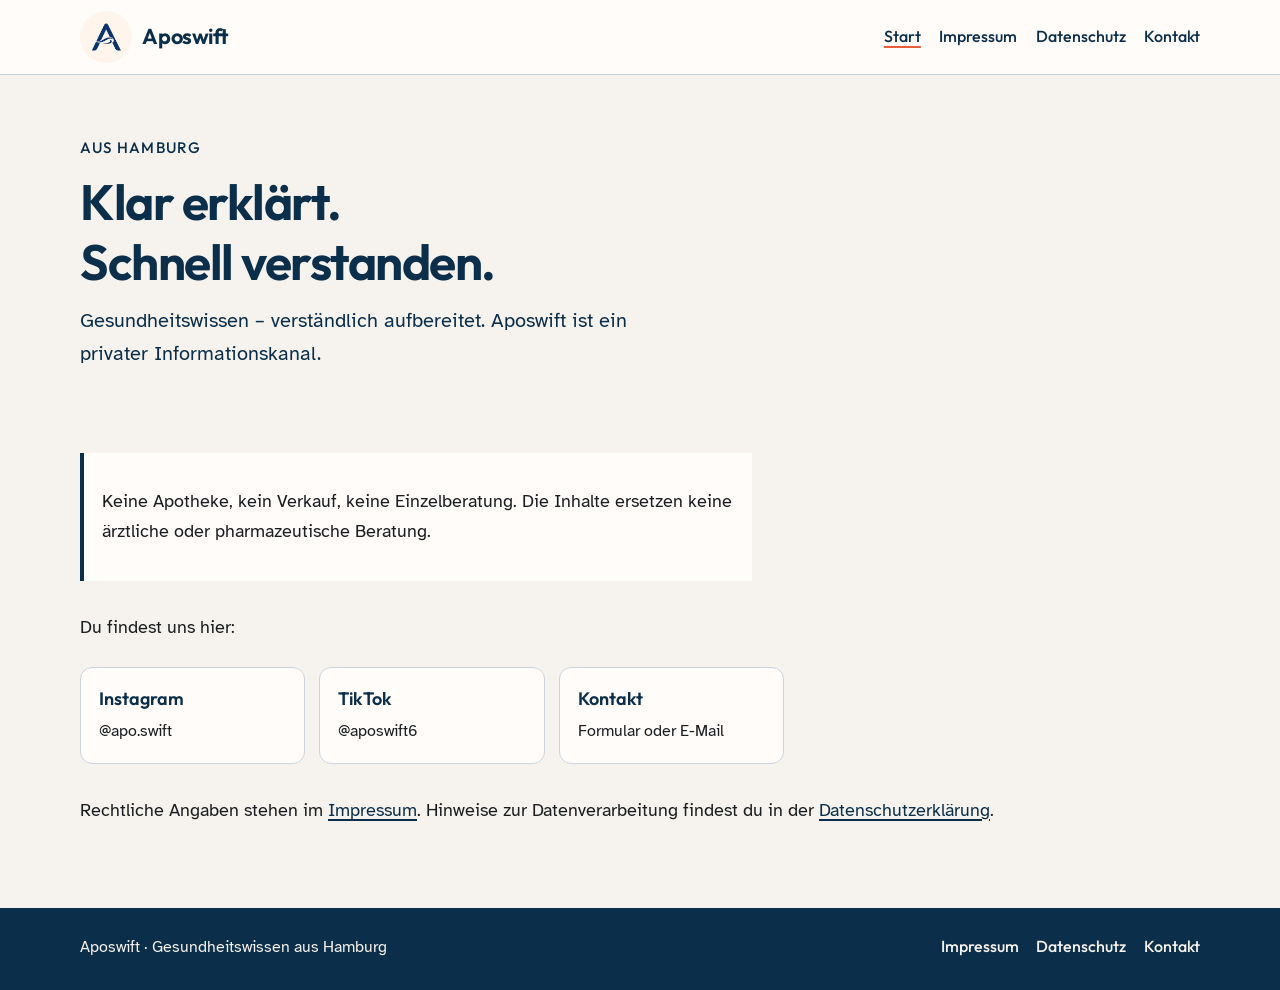
<file: index.html>
<!DOCTYPE html>
<html lang="de">
<head>
  <meta charset="utf-8">
  <meta name="viewport" content="width=device-width, initial-scale=1">
  <title>Aposwift – Gesundheitswissen aus Hamburg</title>
  <meta name="description" content="Gesundheitswissen aus Hamburg, verständlich erklärt. Keine Apotheke, kein Verkauf, keine Einzelberatung.">
  <meta name="theme-color" content="#0B2E4A">
  <meta name="referrer" content="strict-origin-when-cross-origin">
  <link rel="canonical" href="https://aposwift.de/">
  <link rel="icon" href="favicon.ico" sizes="32x32">
  <link rel="icon" type="image/png" href="img/favicon-32.png" sizes="32x32">
  <link rel="apple-touch-icon" href="img/apple-touch-icon.png">
  <meta property="og:title" content="Aposwift – Gesundheitswissen aus Hamburg">
  <meta property="og:description" content="Gesundheitswissen aus Hamburg, verständlich erklärt. Keine Apotheke, kein Verkauf, keine Einzelberatung.">
  <meta property="og:type" content="website">
  <meta property="og:url" content="https://aposwift.de/">
  <meta property="og:locale" content="de_DE">
  <meta property="og:image" content="https://aposwift.de/img/logo-512.png">
  <link rel="stylesheet" href="css/style.css">
  <link rel="preload" href="fonts/outfit.woff2" as="font" type="font/woff2" crossorigin>
  <link rel="preload" href="fonts/atkinson-regular.woff2" as="font" type="font/woff2" crossorigin>
</head>
<body>
  <a class="skip-link" href="#inhalt">Zum Inhalt springen</a>
  <header class="site-header">
    <div class="header-inner">
      <a class="brand" href="">
        <img src="img/logo-192.png" width="52" height="52" alt="">
        <span class="brand-name">Aposwift</span>
      </a>
      <nav aria-label="Hauptnavigation">
        <ul>
          <li><a href="" aria-current="page">Start</a></li>
          <li><a href="impressum/">Impressum</a></li>
          <li><a href="datenschutz/">Datenschutz</a></li>
          <li><a href="kontakt/">Kontakt</a></li>
        </ul>
      </nav>
    </div>
  </header>
  <main id="inhalt">
    <div class="wrap">
      
      
      
<section class="hero">
  <p class="kicker">Aus Hamburg</p>
  <h1>Klar erklärt.<br>Schnell verstanden.</h1>
  <p class="lead">Gesundheitswissen – verständlich aufbereitet. Aposwift ist ein privater Informationskanal.</p>
</section>
<div class="disclaimer">
  <p>Keine Apotheke, kein Verkauf, keine Einzelberatung. Die Inhalte ersetzen keine ärztliche oder pharmazeutische Beratung.</p>
</div>
<p>Du findest uns hier:</p>
<ul class="channels">
  <li>
    <a href="https://www.instagram.com/apo.swift/" rel="noopener noreferrer">
      <strong>Instagram</strong>
      <span>@apo.swift</span>
    </a>
  </li>
  <li>
    <a href="https://www.tiktok.com/@aposwift6" rel="noopener noreferrer">
      <strong>TikTok</strong>
      <span>@aposwift6</span>
    </a>
  </li>
  <li>
    <a href="kontakt/">
      <strong>Kontakt</strong>
      <span>Formular oder E-Mail</span>
    </a>
  </li>
</ul>
<p style="margin-top:2rem">Rechtliche Angaben stehen im <a href="impressum/">Impressum</a>. Hinweise zur Datenverarbeitung findest du in der <a href="datenschutz/">Datenschutzerklärung</a>.</p>

    </div>
  </main>
  <footer class="site-footer">
    <div class="footer-inner">
      <p class="footer-meta">Aposwift · Gesundheitswissen aus Hamburg</p>
      <nav class="footer-nav" aria-label="Rechtliches">
        <a href="impressum/">Impressum</a>
        <a href="datenschutz/">Datenschutz</a>
        <a href="kontakt/">Kontakt</a>
      </nav>
    </div>
  </footer>
</body>
</html>
</file>
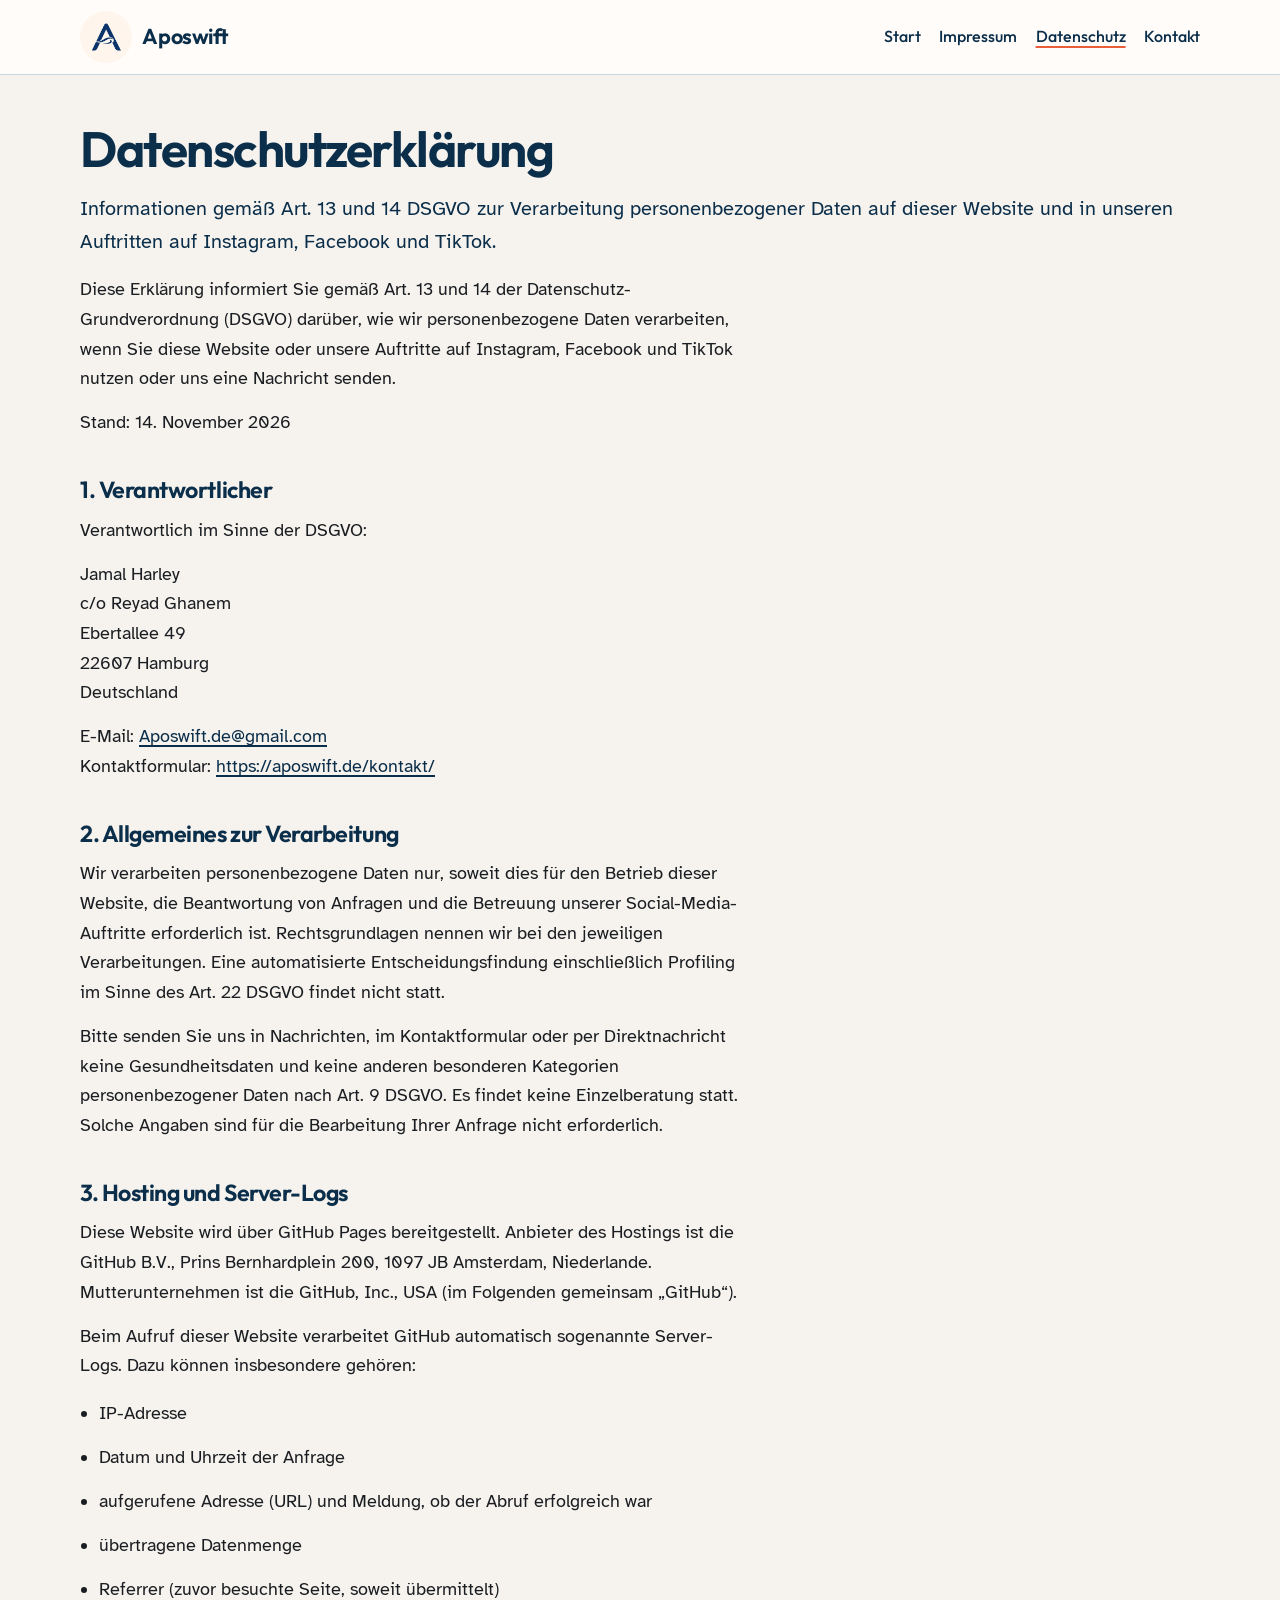
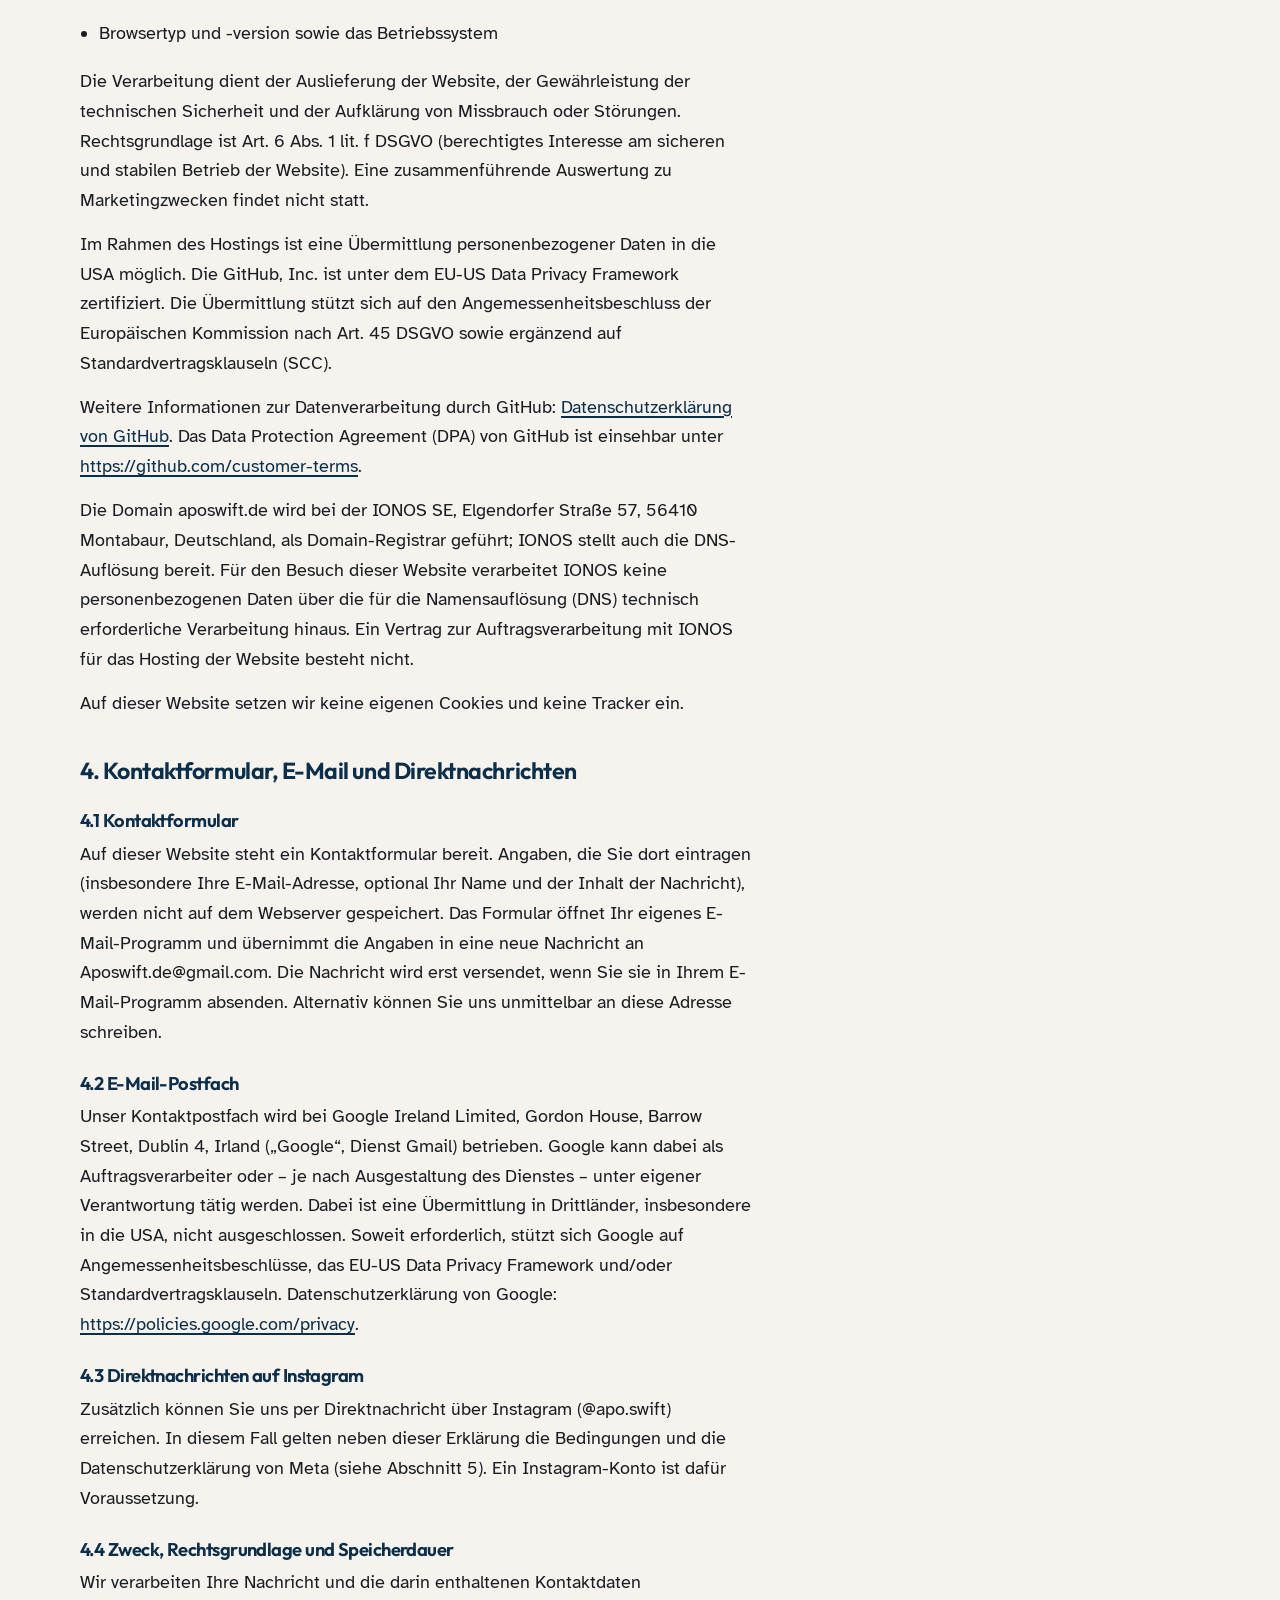
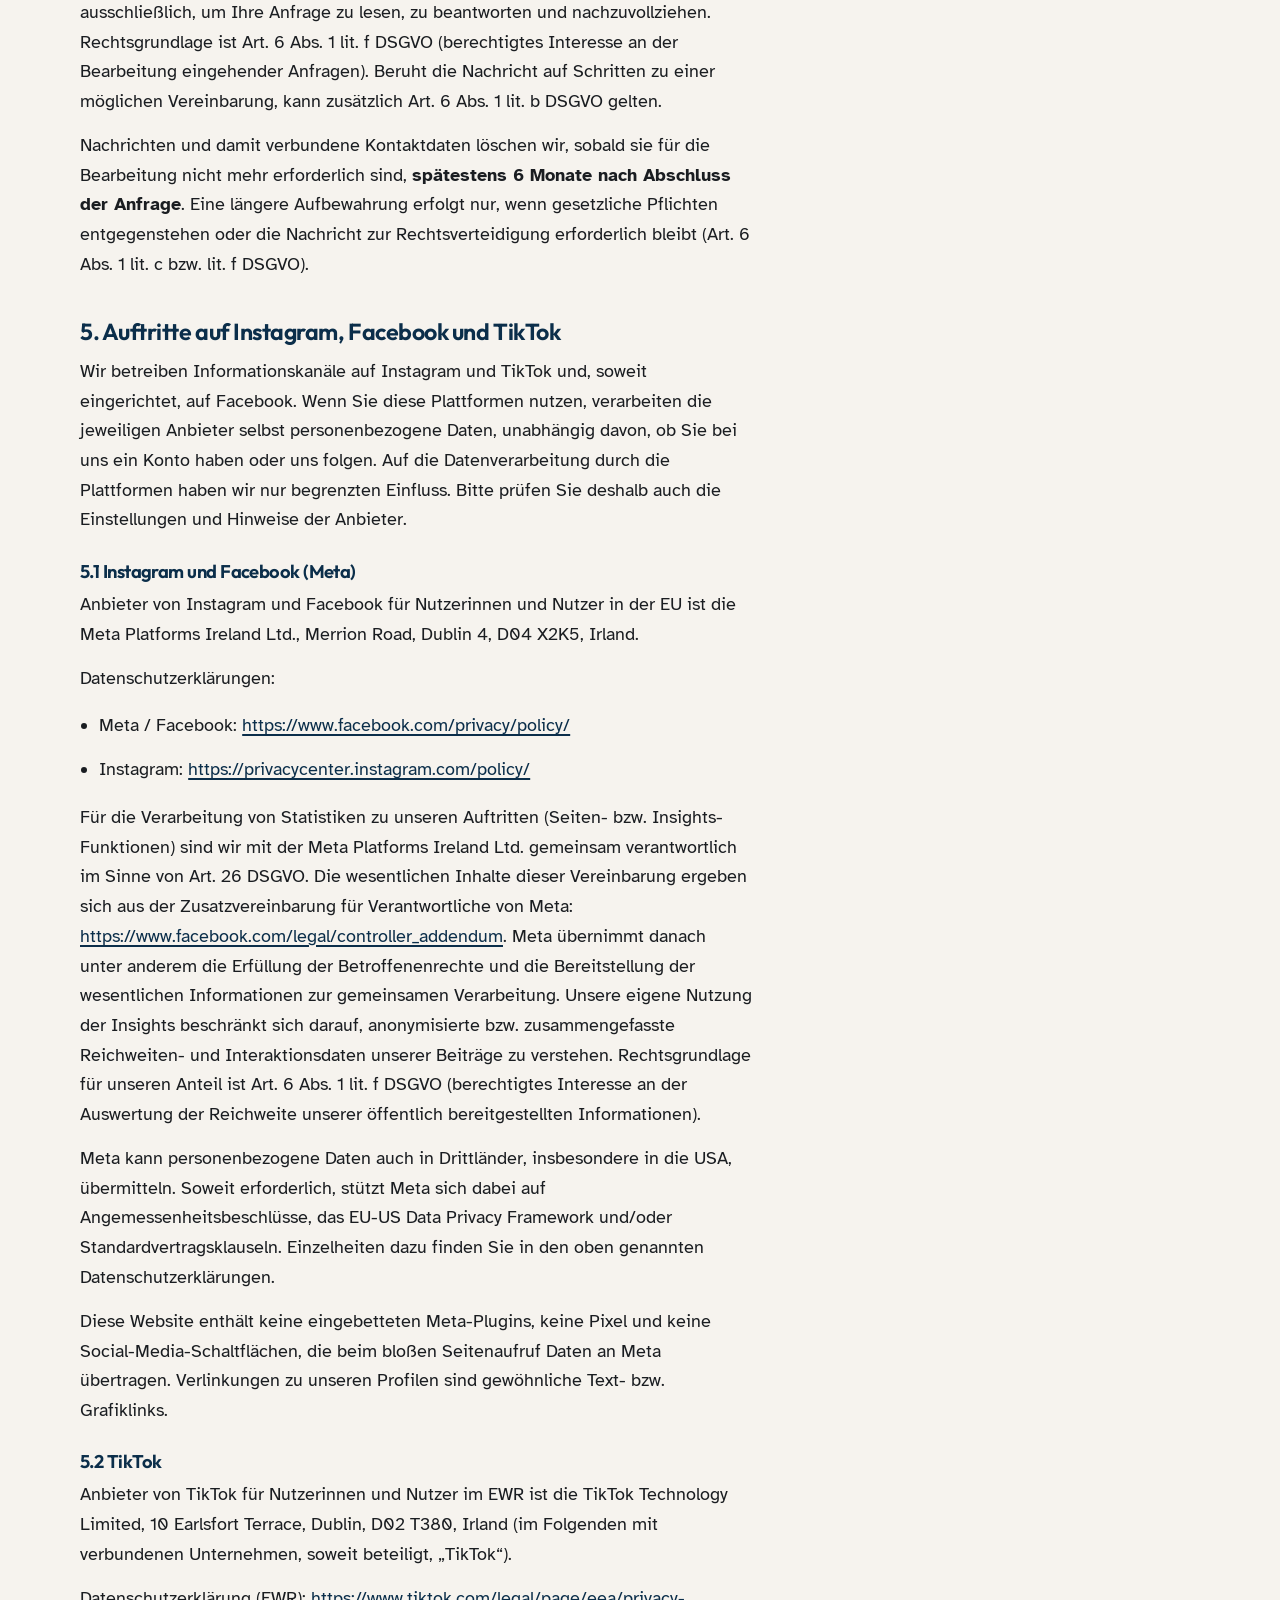
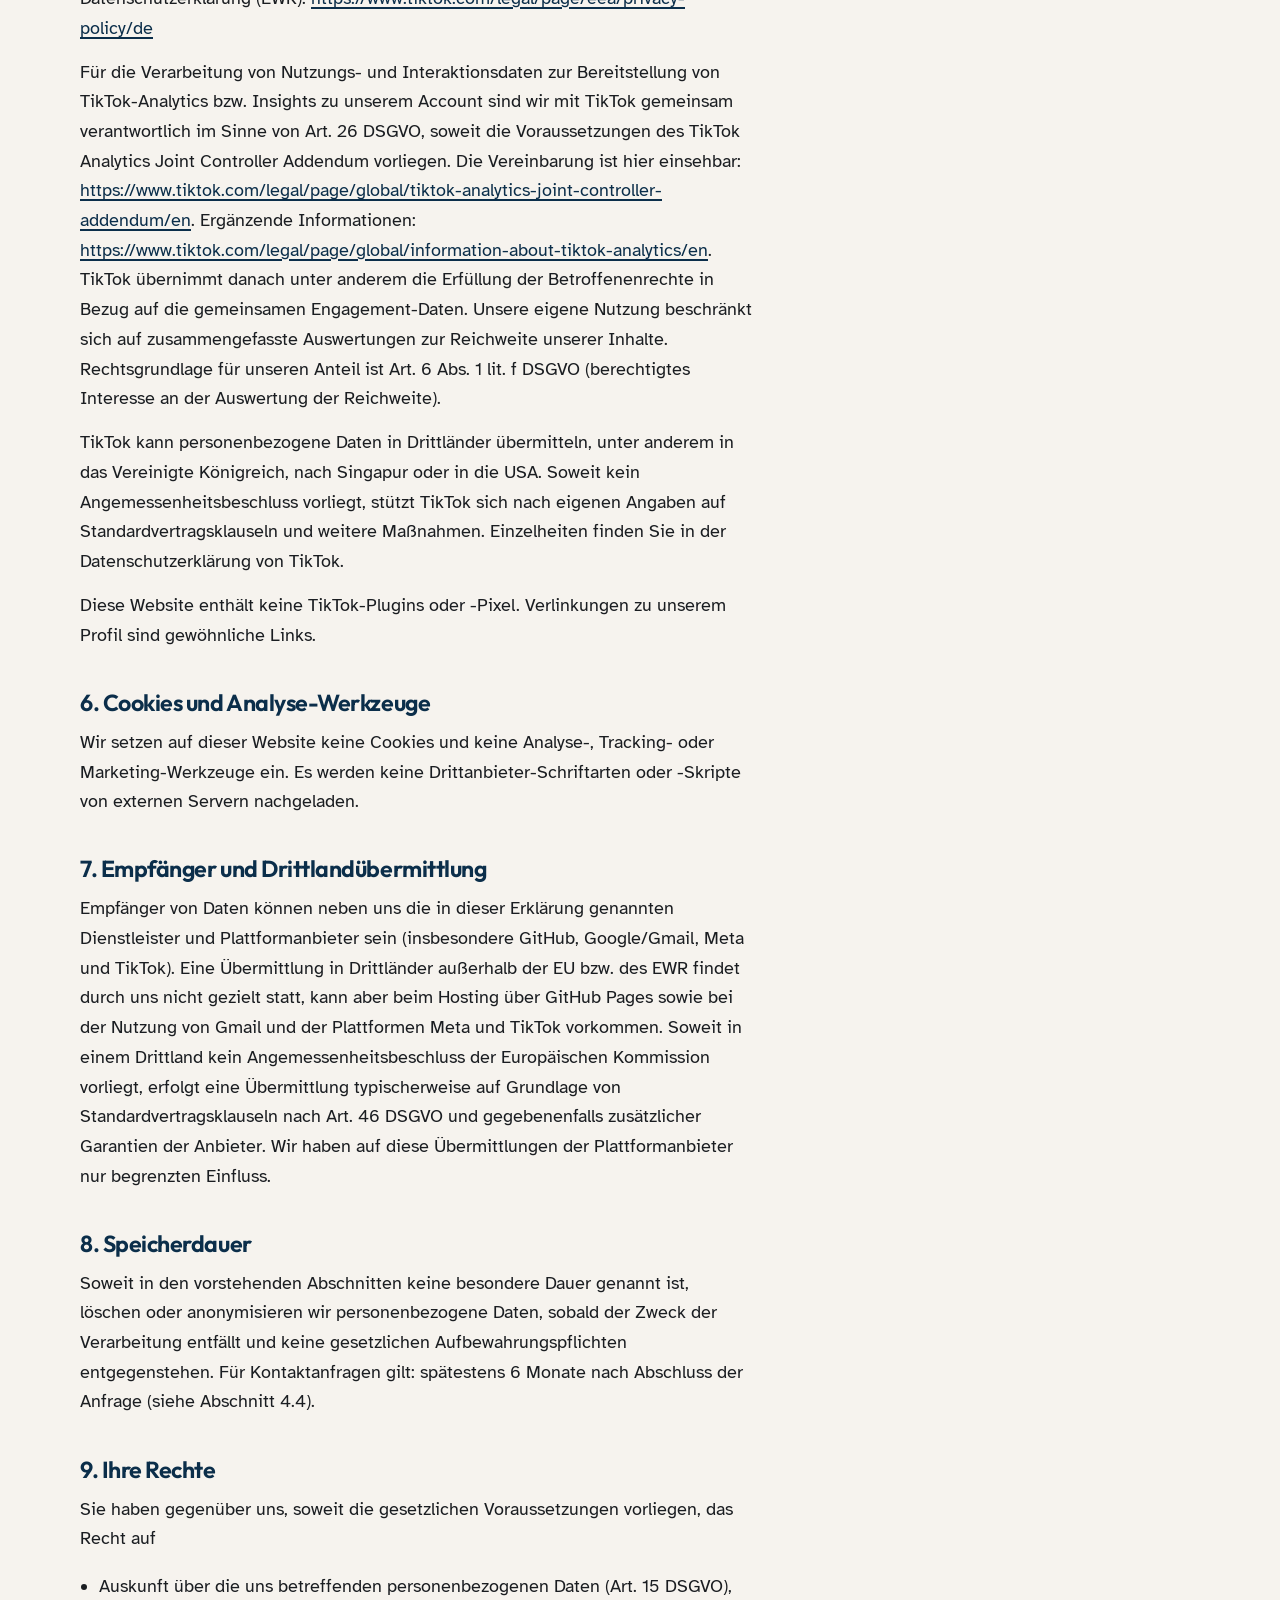
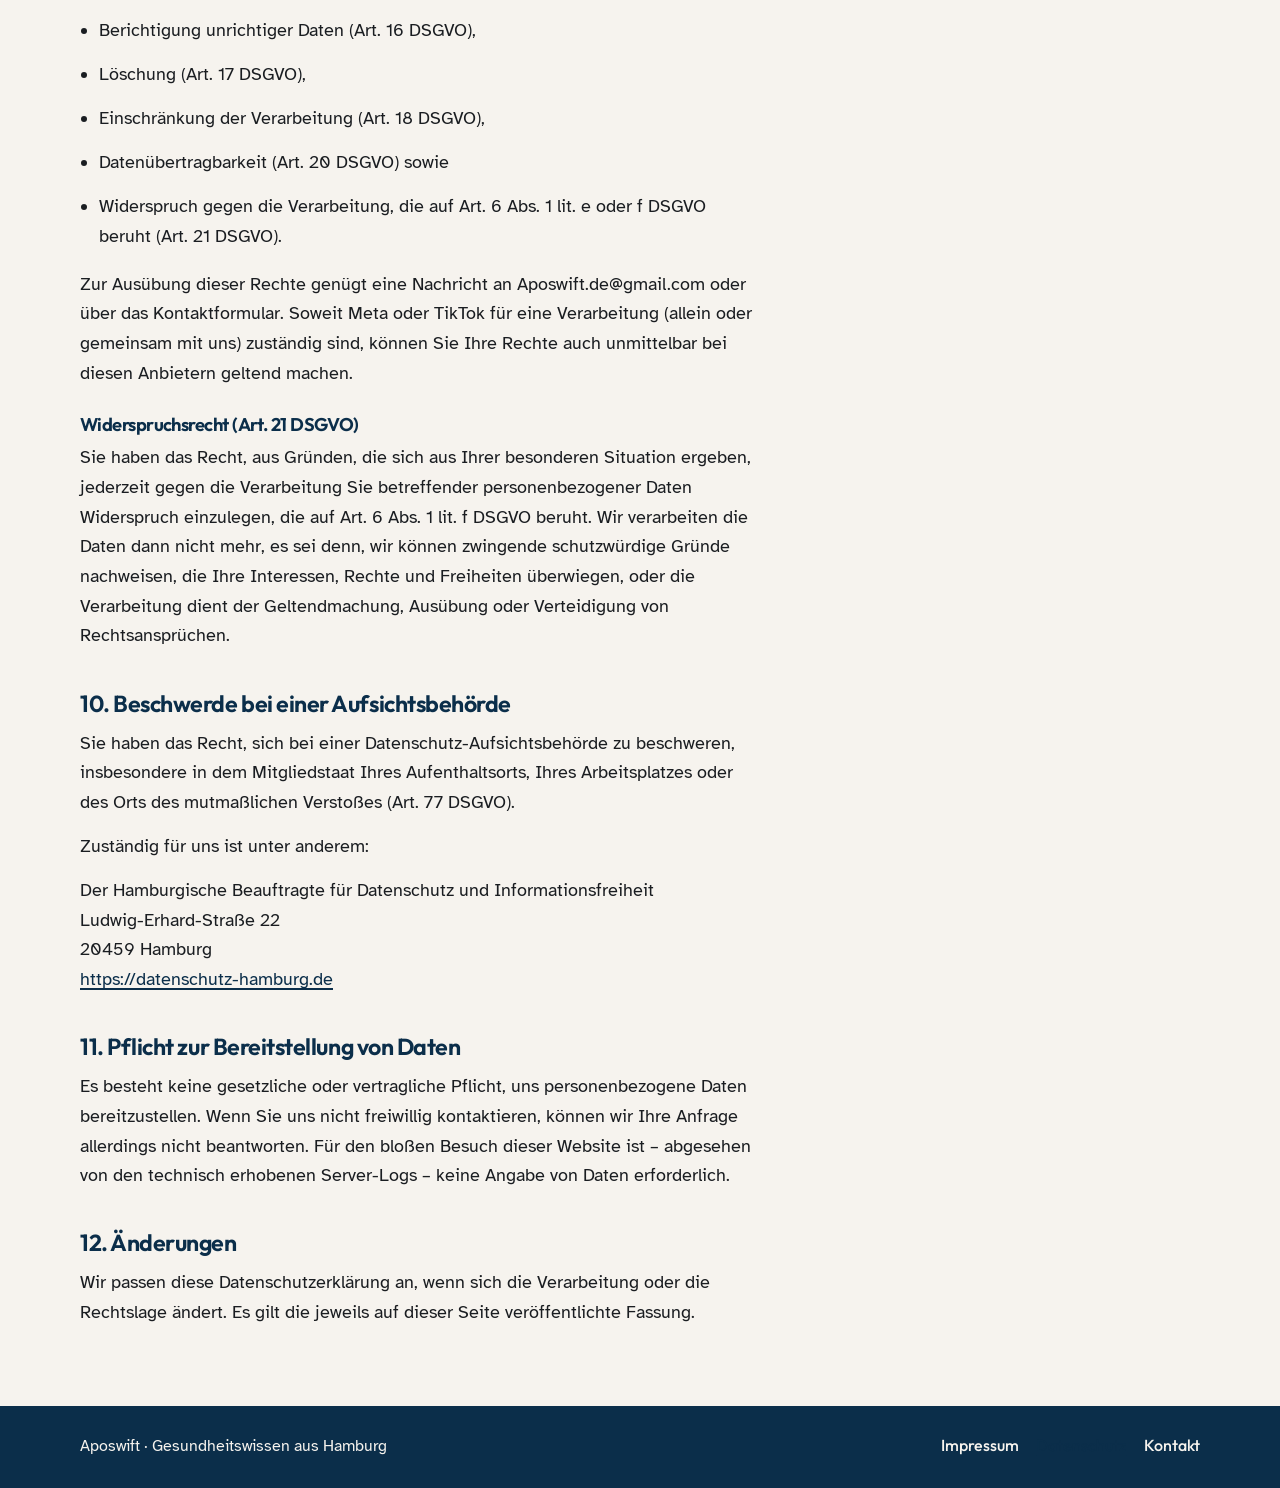
<file: datenschutz/index.html>
<!DOCTYPE html>
<html lang="de">
<head>
  <meta charset="utf-8">
  <meta name="viewport" content="width=device-width, initial-scale=1">
  <title>Datenschutzerklärung – Aposwift</title>
  <meta name="description" content="Datenschutzerklärung von Aposwift: Informationen zur Verarbeitung personenbezogener Daten nach Art. 13 und 14 DSGVO.">
  <meta name="theme-color" content="#0B2E4A">
  <meta name="referrer" content="strict-origin-when-cross-origin">
  <link rel="canonical" href="https://aposwift.de/datenschutz/">
  <link rel="icon" href="../favicon.ico" sizes="32x32">
  <link rel="icon" type="image/png" href="../img/favicon-32.png" sizes="32x32">
  <link rel="apple-touch-icon" href="../img/apple-touch-icon.png">
  <meta property="og:title" content="Datenschutzerklärung – Aposwift">
  <meta property="og:description" content="Datenschutzerklärung von Aposwift: Informationen zur Verarbeitung personenbezogener Daten nach Art. 13 und 14 DSGVO.">
  <meta property="og:type" content="website">
  <meta property="og:url" content="https://aposwift.de/datenschutz/">
  <meta property="og:locale" content="de_DE">
  <meta property="og:image" content="https://aposwift.de/img/logo-512.png">
  <link rel="stylesheet" href="../css/style.css">
  <link rel="preload" href="../fonts/outfit.woff2" as="font" type="font/woff2" crossorigin>
  <link rel="preload" href="../fonts/atkinson-regular.woff2" as="font" type="font/woff2" crossorigin>
</head>
<body>
  <a class="skip-link" href="#inhalt">Zum Inhalt springen</a>
  <header class="site-header">
    <div class="header-inner">
      <a class="brand" href="../">
        <img src="../img/logo-192.png" width="52" height="52" alt="">
        <span class="brand-name">Aposwift</span>
      </a>
      <nav aria-label="Hauptnavigation">
        <ul>
          <li><a href="../">Start</a></li>
          <li><a href="../impressum/">Impressum</a></li>
          <li><a href="../datenschutz/" aria-current="page">Datenschutz</a></li>
          <li><a href="../kontakt/">Kontakt</a></li>
        </ul>
      </nav>
    </div>
  </header>
  <main id="inhalt">
    <div class="wrap">
      <h1>Datenschutzerklärung</h1>
      <p class="lead">Informationen gemäß Art. 13 und 14 DSGVO zur Verarbeitung personenbezogener Daten auf dieser Website und in unseren Auftritten auf Instagram, Facebook und TikTok.</p>
      <div class="prose">
<p>Diese Erklärung informiert Sie gemäß Art. 13 und 14 der Datenschutz-Grundverordnung (DSGVO) darüber, wie wir personenbezogene Daten verarbeiten, wenn Sie diese Website oder unsere Auftritte auf Instagram, Facebook und TikTok nutzen oder uns eine Nachricht senden.</p>

<p>Stand: 14. November 2026</p>

<h2>1. Verantwortlicher</h2>

<p>Verantwortlich im Sinne der DSGVO:</p>

<p>Jamal Harley<br>
c/o Reyad Ghanem<br>
Ebertallee 49<br>
22607 Hamburg<br>
Deutschland</p>

<p>E-Mail: <a href="mailto:Aposwift.de@gmail.com">Aposwift.de@gmail.com</a><br>
Kontaktformular: <a href="https://aposwift.de/kontakt/" rel="noopener noreferrer">https://aposwift.de/kontakt/</a></p>

<h2>2. Allgemeines zur Verarbeitung</h2>

<p>Wir verarbeiten personenbezogene Daten nur, soweit dies für den Betrieb dieser Website, die Beantwortung von Anfragen und die Betreuung unserer Social-Media-Auftritte erforderlich ist. Rechtsgrundlagen nennen wir bei den jeweiligen Verarbeitungen. Eine automatisierte Entscheidungsfindung einschließlich Profiling im Sinne des Art. 22 DSGVO findet nicht statt.</p>

<p>Bitte senden Sie uns in Nachrichten, im Kontaktformular oder per Direktnachricht keine Gesundheitsdaten und keine anderen besonderen Kategorien personenbezogener Daten nach Art. 9 DSGVO. Es findet keine Einzelberatung statt. Solche Angaben sind für die Bearbeitung Ihrer Anfrage nicht erforderlich.</p>

<h2>3. Hosting und Server-Logs</h2>

<p>Diese Website wird über GitHub Pages bereitgestellt. Anbieter des Hostings ist die GitHub B.V., Prins Bernhardplein 200, 1097 JB Amsterdam, Niederlande. Mutterunternehmen ist die GitHub, Inc., USA (im Folgenden gemeinsam „GitHub“).</p>

<p>Beim Aufruf dieser Website verarbeitet GitHub automatisch sogenannte Server-Logs. Dazu können insbesondere gehören:</p>

<ul>
<li>IP-Adresse</li>
<li>Datum und Uhrzeit der Anfrage</li>
<li>aufgerufene Adresse (URL) und Meldung, ob der Abruf erfolgreich war</li>
<li>übertragene Datenmenge</li>
<li>Referrer (zuvor besuchte Seite, soweit übermittelt)</li>
<li>Browsertyp und -version sowie das Betriebssystem</li>
</ul>

<p>Die Verarbeitung dient der Auslieferung der Website, der Gewährleistung der technischen Sicherheit und der Aufklärung von Missbrauch oder Störungen. Rechtsgrundlage ist Art. 6 Abs. 1 lit. f DSGVO (berechtigtes Interesse am sicheren und stabilen Betrieb der Website). Eine zusammenführende Auswertung zu Marketingzwecken findet nicht statt.</p>

<p>Im Rahmen des Hostings ist eine Übermittlung personenbezogener Daten in die USA möglich. Die GitHub, Inc. ist unter dem EU-US Data Privacy Framework zertifiziert. Die Übermittlung stützt sich auf den Angemessenheitsbeschluss der Europäischen Kommission nach Art. 45 DSGVO sowie ergänzend auf Standardvertragsklauseln (SCC).</p>

<p>Weitere Informationen zur Datenverarbeitung durch GitHub: <a href="https://docs.github.com/de/site-policy/privacy-policies/github-general-privacy-statement" rel="noopener noreferrer">Datenschutzerklärung von GitHub</a>. Das Data Protection Agreement (DPA) von GitHub ist einsehbar unter <a href="https://github.com/customer-terms" rel="noopener noreferrer">https://github.com/customer-terms</a>.</p>

<p>Die Domain aposwift.de wird bei der IONOS SE, Elgendorfer Straße 57, 56410 Montabaur, Deutschland, als Domain-Registrar geführt; IONOS stellt auch die DNS-Auflösung bereit. Für den Besuch dieser Website verarbeitet IONOS keine personenbezogenen Daten über die für die Namensauflösung (DNS) technisch erforderliche Verarbeitung hinaus. Ein Vertrag zur Auftragsverarbeitung mit IONOS für das Hosting der Website besteht nicht.</p>

<p>Auf dieser Website setzen wir keine eigenen Cookies und keine Tracker ein.</p>

<h2>4. Kontaktformular, E-Mail und Direktnachrichten</h2>

<h3>4.1 Kontaktformular</h3>

<p>Auf dieser Website steht ein Kontaktformular bereit. Angaben, die Sie dort eintragen (insbesondere Ihre E-Mail-Adresse, optional Ihr Name und der Inhalt der Nachricht), werden nicht auf dem Webserver gespeichert. Das Formular öffnet Ihr eigenes E-Mail-Programm und übernimmt die Angaben in eine neue Nachricht an Aposwift.de@gmail.com. Die Nachricht wird erst versendet, wenn Sie sie in Ihrem E-Mail-Programm absenden. Alternativ können Sie uns unmittelbar an diese Adresse schreiben.</p>

<h3>4.2 E-Mail-Postfach</h3>

<p>Unser Kontaktpostfach wird bei Google Ireland Limited, Gordon House, Barrow Street, Dublin 4, Irland („Google“, Dienst Gmail) betrieben. Google kann dabei als Auftragsverarbeiter oder – je nach Ausgestaltung des Dienstes – unter eigener Verantwortung tätig werden. Dabei ist eine Übermittlung in Drittländer, insbesondere in die USA, nicht ausgeschlossen. Soweit erforderlich, stützt sich Google auf Angemessenheitsbeschlüsse, das EU-US Data Privacy Framework und/oder Standardvertragsklauseln. Datenschutzerklärung von Google: <a href="https://policies.google.com/privacy" rel="noopener noreferrer">https://policies.google.com/privacy</a>.</p>

<h3>4.3 Direktnachrichten auf Instagram</h3>

<p>Zusätzlich können Sie uns per Direktnachricht über Instagram (@apo.swift) erreichen. In diesem Fall gelten neben dieser Erklärung die Bedingungen und die Datenschutzerklärung von Meta (siehe Abschnitt 5). Ein Instagram-Konto ist dafür Voraussetzung.</p>

<h3>4.4 Zweck, Rechtsgrundlage und Speicherdauer</h3>

<p>Wir verarbeiten Ihre Nachricht und die darin enthaltenen Kontaktdaten ausschließlich, um Ihre Anfrage zu lesen, zu beantworten und nachzuvollziehen. Rechtsgrundlage ist Art. 6 Abs. 1 lit. f DSGVO (berechtigtes Interesse an der Bearbeitung eingehender Anfragen). Beruht die Nachricht auf Schritten zu einer möglichen Vereinbarung, kann zusätzlich Art. 6 Abs. 1 lit. b DSGVO gelten.</p>

<p>Nachrichten und damit verbundene Kontaktdaten löschen wir, sobald sie für die Bearbeitung nicht mehr erforderlich sind, <strong>spätestens 6 Monate nach Abschluss der Anfrage</strong>. Eine längere Aufbewahrung erfolgt nur, wenn gesetzliche Pflichten entgegenstehen oder die Nachricht zur Rechtsverteidigung erforderlich bleibt (Art. 6 Abs. 1 lit. c bzw. lit. f DSGVO).</p>

<h2>5. Auftritte auf Instagram, Facebook und TikTok</h2>

<p>Wir betreiben Informationskanäle auf Instagram und TikTok und, soweit eingerichtet, auf Facebook. Wenn Sie diese Plattformen nutzen, verarbeiten die jeweiligen Anbieter selbst personenbezogene Daten, unabhängig davon, ob Sie bei uns ein Konto haben oder uns folgen. Auf die Datenverarbeitung durch die Plattformen haben wir nur begrenzten Einfluss. Bitte prüfen Sie deshalb auch die Einstellungen und Hinweise der Anbieter.</p>

<h3>5.1 Instagram und Facebook (Meta)</h3>

<p>Anbieter von Instagram und Facebook für Nutzerinnen und Nutzer in der EU ist die Meta Platforms Ireland Ltd., Merrion Road, Dublin 4, D04 X2K5, Irland.</p>

<p>Datenschutzerklärungen:</p>

<ul>
<li>Meta / Facebook: <a href="https://www.facebook.com/privacy/policy/" rel="noopener noreferrer">https://www.facebook.com/privacy/policy/</a></li>
<li>Instagram: <a href="https://privacycenter.instagram.com/policy/" rel="noopener noreferrer">https://privacycenter.instagram.com/policy/</a></li>
</ul>

<p>Für die Verarbeitung von Statistiken zu unseren Auftritten (Seiten- bzw. Insights-Funktionen) sind wir mit der Meta Platforms Ireland Ltd. gemeinsam verantwortlich im Sinne von Art. 26 DSGVO. Die wesentlichen Inhalte dieser Vereinbarung ergeben sich aus der Zusatzvereinbarung für Verantwortliche von Meta: <a href="https://www.facebook.com/legal/controller_addendum" rel="noopener noreferrer">https://www.facebook.com/legal/controller_addendum</a>. Meta übernimmt danach unter anderem die Erfüllung der Betroffenenrechte und die Bereitstellung der wesentlichen Informationen zur gemeinsamen Verarbeitung. Unsere eigene Nutzung der Insights beschränkt sich darauf, anonymisierte bzw. zusammengefasste Reichweiten- und Interaktionsdaten unserer Beiträge zu verstehen. Rechtsgrundlage für unseren Anteil ist Art. 6 Abs. 1 lit. f DSGVO (berechtigtes Interesse an der Auswertung der Reichweite unserer öffentlich bereitgestellten Informationen).</p>

<p>Meta kann personenbezogene Daten auch in Drittländer, insbesondere in die USA, übermitteln. Soweit erforderlich, stützt Meta sich dabei auf Angemessenheitsbeschlüsse, das EU-US Data Privacy Framework und/oder Standardvertragsklauseln. Einzelheiten dazu finden Sie in den oben genannten Datenschutzerklärungen.</p>

<p>Diese Website enthält keine eingebetteten Meta-Plugins, keine Pixel und keine Social-Media-Schaltflächen, die beim bloßen Seitenaufruf Daten an Meta übertragen. Verlinkungen zu unseren Profilen sind gewöhnliche Text- bzw. Grafiklinks.</p>

<h3>5.2 TikTok</h3>

<p>Anbieter von TikTok für Nutzerinnen und Nutzer im EWR ist die TikTok Technology Limited, 10 Earlsfort Terrace, Dublin, D02 T380, Irland (im Folgenden mit verbundenen Unternehmen, soweit beteiligt, „TikTok“).</p>

<p>Datenschutzerklärung (EWR): <a href="https://www.tiktok.com/legal/page/eea/privacy-policy/de" rel="noopener noreferrer">https://www.tiktok.com/legal/page/eea/privacy-policy/de</a></p>

<p>Für die Verarbeitung von Nutzungs- und Interaktionsdaten zur Bereitstellung von TikTok-Analytics bzw. Insights zu unserem Account sind wir mit TikTok gemeinsam verantwortlich im Sinne von Art. 26 DSGVO, soweit die Voraussetzungen des TikTok Analytics Joint Controller Addendum vorliegen. Die Vereinbarung ist hier einsehbar: <a href="https://www.tiktok.com/legal/page/global/tiktok-analytics-joint-controller-addendum/en" rel="noopener noreferrer">https://www.tiktok.com/legal/page/global/tiktok-analytics-joint-controller-addendum/en</a>. Ergänzende Informationen: <a href="https://www.tiktok.com/legal/page/global/information-about-tiktok-analytics/en" rel="noopener noreferrer">https://www.tiktok.com/legal/page/global/information-about-tiktok-analytics/en</a>. TikTok übernimmt danach unter anderem die Erfüllung der Betroffenenrechte in Bezug auf die gemeinsamen Engagement-Daten. Unsere eigene Nutzung beschränkt sich auf zusammengefasste Auswertungen zur Reichweite unserer Inhalte. Rechtsgrundlage für unseren Anteil ist Art. 6 Abs. 1 lit. f DSGVO (berechtigtes Interesse an der Auswertung der Reichweite).</p>

<p>TikTok kann personenbezogene Daten in Drittländer übermitteln, unter anderem in das Vereinigte Königreich, nach Singapur oder in die USA. Soweit kein Angemessenheitsbeschluss vorliegt, stützt TikTok sich nach eigenen Angaben auf Standardvertragsklauseln und weitere Maßnahmen. Einzelheiten finden Sie in der Datenschutzerklärung von TikTok.</p>

<p>Diese Website enthält keine TikTok-Plugins oder -Pixel. Verlinkungen zu unserem Profil sind gewöhnliche Links.</p>

<h2>6. Cookies und Analyse-Werkzeuge</h2>

<p>Wir setzen auf dieser Website keine Cookies und keine Analyse-, Tracking- oder Marketing-Werkzeuge ein. Es werden keine Drittanbieter-Schriftarten oder -Skripte von externen Servern nachgeladen.</p>

<h2>7. Empfänger und Drittlandübermittlung</h2>

<p>Empfänger von Daten können neben uns die in dieser Erklärung genannten Dienstleister und Plattformanbieter sein (insbesondere GitHub, Google/Gmail, Meta und TikTok). Eine Übermittlung in Drittländer außerhalb der EU bzw. des EWR findet durch uns nicht gezielt statt, kann aber beim Hosting über GitHub Pages sowie bei der Nutzung von Gmail und der Plattformen Meta und TikTok vorkommen. Soweit in einem Drittland kein Angemessenheitsbeschluss der Europäischen Kommission vorliegt, erfolgt eine Übermittlung typischerweise auf Grundlage von Standardvertragsklauseln nach Art. 46 DSGVO und gegebenenfalls zusätzlicher Garantien der Anbieter. Wir haben auf diese Übermittlungen der Plattformanbieter nur begrenzten Einfluss.</p>

<h2>8. Speicherdauer</h2>

<p>Soweit in den vorstehenden Abschnitten keine besondere Dauer genannt ist, löschen oder anonymisieren wir personenbezogene Daten, sobald der Zweck der Verarbeitung entfällt und keine gesetzlichen Aufbewahrungspflichten entgegenstehen. Für Kontaktanfragen gilt: spätestens 6 Monate nach Abschluss der Anfrage (siehe Abschnitt 4.4).</p>

<h2>9. Ihre Rechte</h2>

<p>Sie haben gegenüber uns, soweit die gesetzlichen Voraussetzungen vorliegen, das Recht auf</p>

<ul>
<li>Auskunft über die uns betreffenden personenbezogenen Daten (Art. 15 DSGVO),</li>
<li>Berichtigung unrichtiger Daten (Art. 16 DSGVO),</li>
<li>Löschung (Art. 17 DSGVO),</li>
<li>Einschränkung der Verarbeitung (Art. 18 DSGVO),</li>
<li>Datenübertragbarkeit (Art. 20 DSGVO) sowie</li>
<li>Widerspruch gegen die Verarbeitung, die auf Art. 6 Abs. 1 lit. e oder f DSGVO beruht (Art. 21 DSGVO).</li>
</ul>

<p>Zur Ausübung dieser Rechte genügt eine Nachricht an Aposwift.de@gmail.com oder über das Kontaktformular. Soweit Meta oder TikTok für eine Verarbeitung (allein oder gemeinsam mit uns) zuständig sind, können Sie Ihre Rechte auch unmittelbar bei diesen Anbietern geltend machen.</p>

<h3>Widerspruchsrecht (Art. 21 DSGVO)</h3>

<p>Sie haben das Recht, aus Gründen, die sich aus Ihrer besonderen Situation ergeben, jederzeit gegen die Verarbeitung Sie betreffender personenbezogener Daten Widerspruch einzulegen, die auf Art. 6 Abs. 1 lit. f DSGVO beruht. Wir verarbeiten die Daten dann nicht mehr, es sei denn, wir können zwingende schutzwürdige Gründe nachweisen, die Ihre Interessen, Rechte und Freiheiten überwiegen, oder die Verarbeitung dient der Geltendmachung, Ausübung oder Verteidigung von Rechtsansprüchen.</p>

<h2>10. Beschwerde bei einer Aufsichtsbehörde</h2>

<p>Sie haben das Recht, sich bei einer Datenschutz-Aufsichtsbehörde zu beschweren, insbesondere in dem Mitgliedstaat Ihres Aufenthaltsorts, Ihres Arbeitsplatzes oder des Orts des mutmaßlichen Verstoßes (Art. 77 DSGVO).</p>

<p>Zuständig für uns ist unter anderem:</p>

<p>Der Hamburgische Beauftragte für Datenschutz und Informationsfreiheit<br>
Ludwig-Erhard-Straße 22<br>
20459 Hamburg<br>
<a href="https://datenschutz-hamburg.de" rel="noopener noreferrer">https://datenschutz-hamburg.de</a></p>

<h2>11. Pflicht zur Bereitstellung von Daten</h2>

<p>Es besteht keine gesetzliche oder vertragliche Pflicht, uns personenbezogene Daten bereitzustellen. Wenn Sie uns nicht freiwillig kontaktieren, können wir Ihre Anfrage allerdings nicht beantworten. Für den bloßen Besuch dieser Website ist – abgesehen von den technisch erhobenen Server-Logs – keine Angabe von Daten erforderlich.</p>

<h2>12. Änderungen</h2>

<p>Wir passen diese Datenschutzerklärung an, wenn sich die Verarbeitung oder die Rechtslage ändert. Es gilt die jeweils auf dieser Seite veröffentlichte Fassung.</p>
</div>
    </div>
  </main>
  <footer class="site-footer">
    <div class="footer-inner">
      <p class="footer-meta">Aposwift · Gesundheitswissen aus Hamburg</p>
      <nav class="footer-nav" aria-label="Rechtliches">
        <a href="../impressum/">Impressum</a>
        <a href="../datenschutz/" aria-current="page">Datenschutz</a>
        <a href="../kontakt/">Kontakt</a>
      </nav>
    </div>
  </footer>
</body>
</html>
</file>
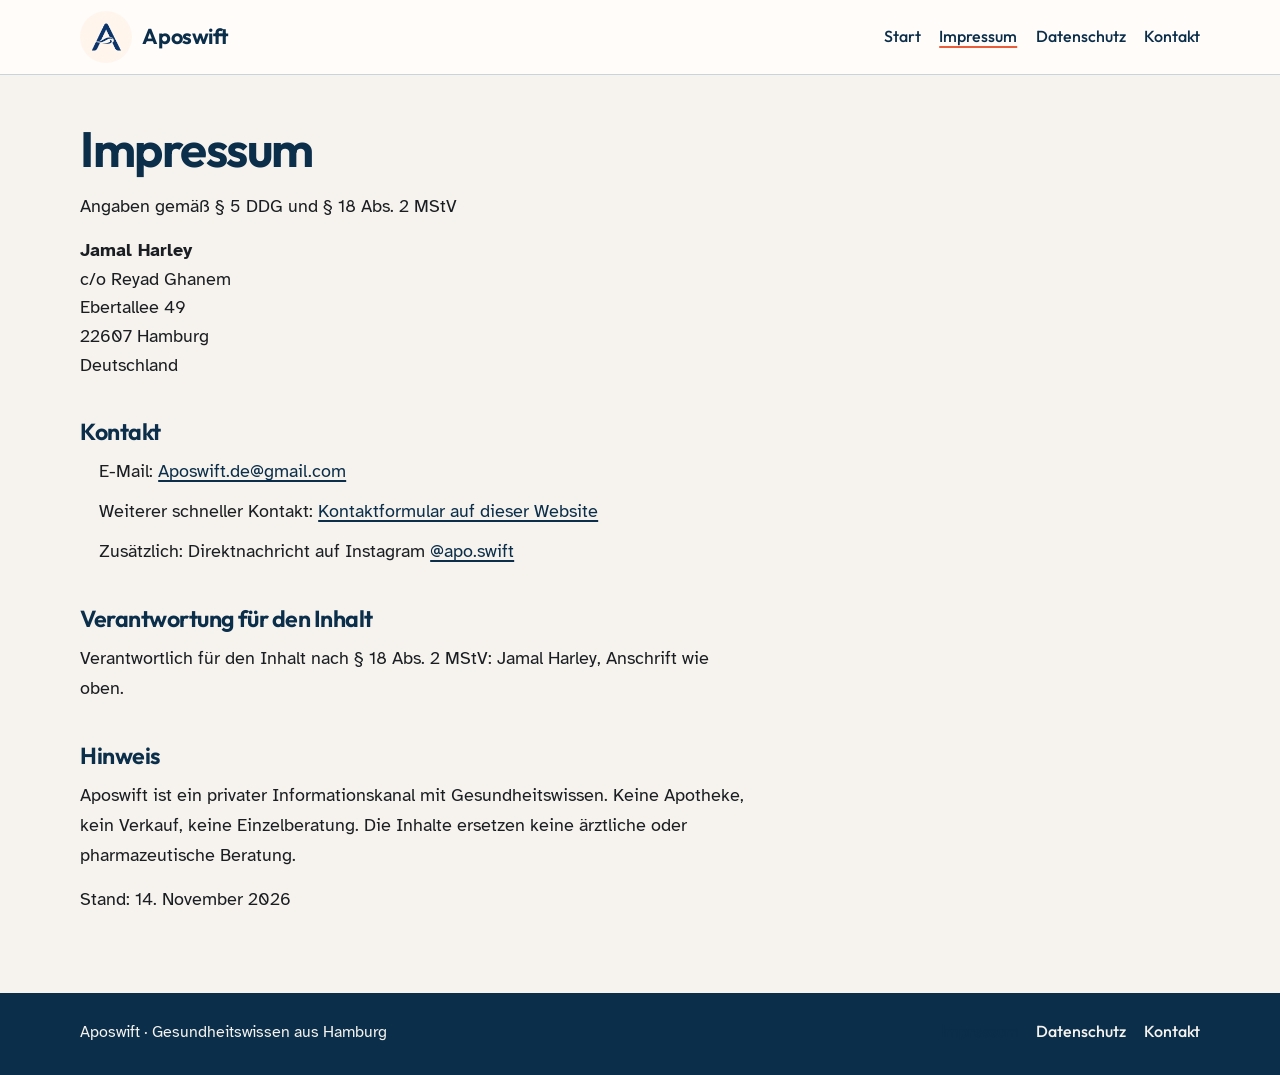
<file: impressum/index.html>
<!DOCTYPE html>
<html lang="de">
<head>
  <meta charset="utf-8">
  <meta name="viewport" content="width=device-width, initial-scale=1">
  <title>Impressum – Aposwift</title>
  <meta name="description" content="Impressum von Aposwift gemäß § 5 DDG und § 18 Abs. 2 MStV.">
  <meta name="theme-color" content="#0B2E4A">
  <meta name="referrer" content="strict-origin-when-cross-origin">
  <link rel="canonical" href="https://aposwift.de/impressum/">
  <link rel="icon" href="../favicon.ico" sizes="32x32">
  <link rel="icon" type="image/png" href="../img/favicon-32.png" sizes="32x32">
  <link rel="apple-touch-icon" href="../img/apple-touch-icon.png">
  <meta property="og:title" content="Impressum – Aposwift">
  <meta property="og:description" content="Impressum von Aposwift gemäß § 5 DDG und § 18 Abs. 2 MStV.">
  <meta property="og:type" content="website">
  <meta property="og:url" content="https://aposwift.de/impressum/">
  <meta property="og:locale" content="de_DE">
  <meta property="og:image" content="https://aposwift.de/img/logo-512.png">
  <link rel="stylesheet" href="../css/style.css">
  <link rel="preload" href="../fonts/outfit.woff2" as="font" type="font/woff2" crossorigin>
  <link rel="preload" href="../fonts/atkinson-regular.woff2" as="font" type="font/woff2" crossorigin>
</head>
<body>
  <a class="skip-link" href="#inhalt">Zum Inhalt springen</a>
  <header class="site-header">
    <div class="header-inner">
      <a class="brand" href="../">
        <img src="../img/logo-192.png" width="52" height="52" alt="">
        <span class="brand-name">Aposwift</span>
      </a>
      <nav aria-label="Hauptnavigation">
        <ul>
          <li><a href="../">Start</a></li>
          <li><a href="../impressum/" aria-current="page">Impressum</a></li>
          <li><a href="../datenschutz/">Datenschutz</a></li>
          <li><a href="../kontakt/">Kontakt</a></li>
        </ul>
      </nav>
    </div>
  </header>
  <main id="inhalt">
    <div class="wrap">
      <h1>Impressum</h1>
      
      <div class="prose">
<p>Angaben gemäß § 5 DDG und § 18 Abs. 2 MStV</p>

<address class="address">
<strong>Jamal Harley</strong><br>
c/o Reyad Ghanem<br>
Ebertallee 49<br>
22607 Hamburg<br>
Deutschland
</address>

<h2>Kontakt</h2>
<ul class="contact-list">
<li>E-Mail: <a href="mailto:Aposwift.de@gmail.com">Aposwift.de@gmail.com</a></li>
<li>Weiterer schneller Kontakt: <a href="../kontakt/">Kontaktformular auf dieser Website</a></li>
<li>Zusätzlich: Direktnachricht auf Instagram <a href="https://www.instagram.com/apo.swift/" rel="noopener noreferrer">@apo.swift</a></li>
</ul>

<h2>Verantwortung für den Inhalt</h2>
<p>Verantwortlich für den Inhalt nach § 18 Abs. 2 MStV: Jamal Harley, Anschrift wie oben.</p>

<h2>Hinweis</h2>
<p>Aposwift ist ein privater Informationskanal mit Gesundheitswissen. Keine Apotheke, kein Verkauf, keine Einzelberatung. Die Inhalte ersetzen keine ärztliche oder pharmazeutische Beratung.</p>

<p class="legal-note">Stand: 14. November 2026</p>
</div>
    </div>
  </main>
  <footer class="site-footer">
    <div class="footer-inner">
      <p class="footer-meta">Aposwift · Gesundheitswissen aus Hamburg</p>
      <nav class="footer-nav" aria-label="Rechtliches">
        <a href="../impressum/" aria-current="page">Impressum</a>
        <a href="../datenschutz/">Datenschutz</a>
        <a href="../kontakt/">Kontakt</a>
      </nav>
    </div>
  </footer>
</body>
</html>
</file>
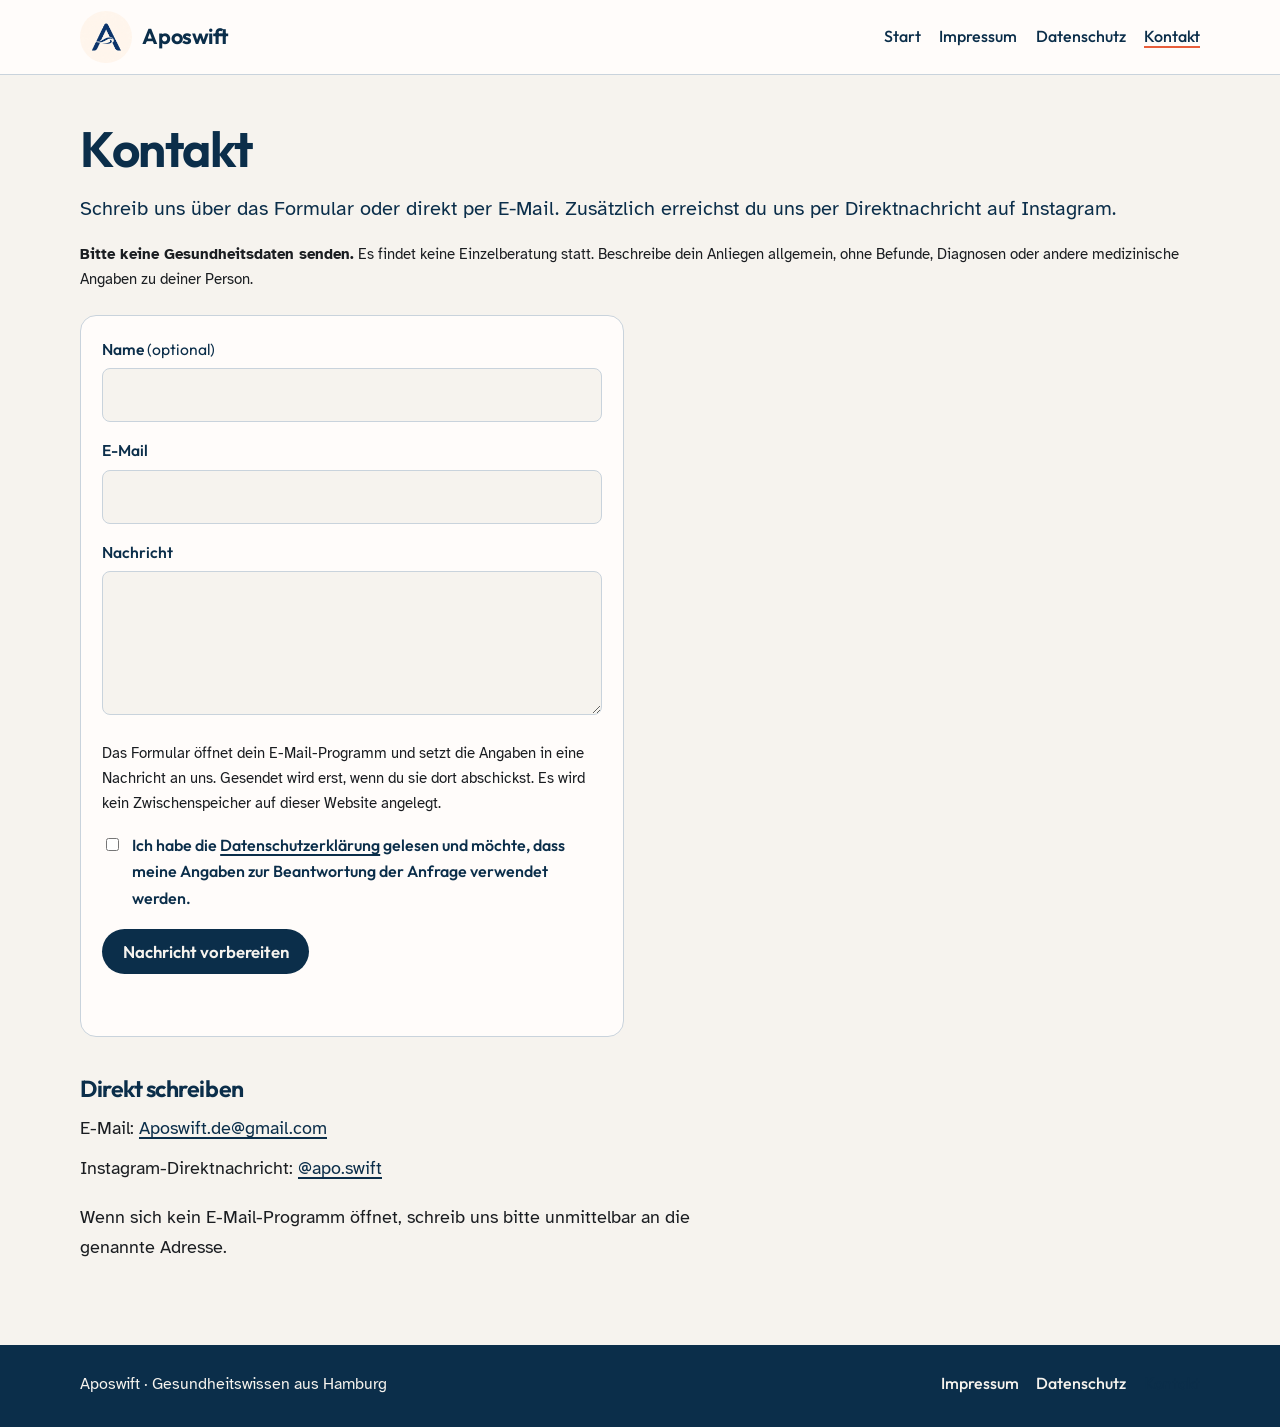
<file: kontakt/index.html>
<!DOCTYPE html>
<html lang="de">
<head>
  <meta charset="utf-8">
  <meta name="viewport" content="width=device-width, initial-scale=1">
  <title>Kontakt – Aposwift</title>
  <meta name="description" content="Kontakt zu Aposwift: Formular, E-Mail und Instagram-Direktnachricht.">
  <meta name="theme-color" content="#0B2E4A">
  <meta name="referrer" content="strict-origin-when-cross-origin">
  <link rel="canonical" href="https://aposwift.de/kontakt/">
  <link rel="icon" href="../favicon.ico" sizes="32x32">
  <link rel="icon" type="image/png" href="../img/favicon-32.png" sizes="32x32">
  <link rel="apple-touch-icon" href="../img/apple-touch-icon.png">
  <meta property="og:title" content="Kontakt – Aposwift">
  <meta property="og:description" content="Kontakt zu Aposwift: Formular, E-Mail und Instagram-Direktnachricht.">
  <meta property="og:type" content="website">
  <meta property="og:url" content="https://aposwift.de/kontakt/">
  <meta property="og:locale" content="de_DE">
  <meta property="og:image" content="https://aposwift.de/img/logo-512.png">
  <link rel="stylesheet" href="../css/style.css">
  <link rel="preload" href="../fonts/outfit.woff2" as="font" type="font/woff2" crossorigin>
  <link rel="preload" href="../fonts/atkinson-regular.woff2" as="font" type="font/woff2" crossorigin>
</head>
<body>
  <a class="skip-link" href="#inhalt">Zum Inhalt springen</a>
  <header class="site-header">
    <div class="header-inner">
      <a class="brand" href="../">
        <img src="../img/logo-192.png" width="52" height="52" alt="">
        <span class="brand-name">Aposwift</span>
      </a>
      <nav aria-label="Hauptnavigation">
        <ul>
          <li><a href="../">Start</a></li>
          <li><a href="../impressum/">Impressum</a></li>
          <li><a href="../datenschutz/">Datenschutz</a></li>
          <li><a href="../kontakt/" aria-current="page">Kontakt</a></li>
        </ul>
      </nav>
    </div>
  </header>
  <main id="inhalt">
    <div class="wrap">
      <h1>Kontakt</h1>
      
      
<p class="lead">Schreib uns über das Formular oder direkt per E-Mail. Zusätzlich erreichst du uns per Direktnachricht auf Instagram.</p>
<p class="hint"><strong>Bitte keine Gesundheitsdaten senden.</strong> Es findet keine Einzelberatung statt. Beschreibe dein Anliegen allgemein, ohne Befunde, Diagnosen oder andere medizinische Angaben zu deiner Person.</p>

<form id="kontaktformular" action="mailto:Aposwift.de@gmail.com" method="get">
  <div class="field">
    <label for="name">Name <span style="font-weight:400">(optional)</span></label>
    <input type="text" id="name" name="name" maxlength="120" autocomplete="name">
  </div>
  <div class="field">
    <label for="email">E-Mail</label>
    <input type="email" id="email" name="email" required maxlength="200" autocomplete="email">
  </div>
  <div class="field">
    <label for="nachricht">Nachricht</label>
    <textarea id="nachricht" name="nachricht" required maxlength="5000"></textarea>
  </div>
  <p class="hint">Das Formular öffnet dein E-Mail-Programm und setzt die Angaben in eine Nachricht an uns. Gesendet wird erst, wenn du sie dort abschickst. Es wird kein Zwischenspeicher auf dieser Website angelegt.</p>
  <label class="consent">
    <input type="checkbox" id="privacy" name="privacy" required>
    <span>Ich habe die <a href="../datenschutz/">Datenschutzerklärung</a> gelesen und möchte, dass meine Angaben zur Beantwortung der Anfrage verwendet werden.</span>
  </label>
  <button type="submit">Nachricht vorbereiten</button>
  <p class="form-status" id="form-status" role="status"></p>
</form>

<div class="alt-contact">
  <h2>Direkt schreiben</h2>
  <ul class="contact-list">
    <li>E-Mail: <a href="mailto:Aposwift.de@gmail.com">Aposwift.de@gmail.com</a></li>
    <li>Instagram-Direktnachricht: <a href="https://www.instagram.com/apo.swift/" rel="noopener noreferrer">@apo.swift</a></li>
  </ul>
  <p>Wenn sich kein E-Mail-Programm öffnet, schreib uns bitte unmittelbar an die genannte Adresse.</p>
</div>

    </div>
  </main>
  <footer class="site-footer">
    <div class="footer-inner">
      <p class="footer-meta">Aposwift · Gesundheitswissen aus Hamburg</p>
      <nav class="footer-nav" aria-label="Rechtliches">
        <a href="../impressum/">Impressum</a>
        <a href="../datenschutz/">Datenschutz</a>
        <a href="../kontakt/" aria-current="page">Kontakt</a>
      </nav>
    </div>
  </footer>
  <script src="../js/kontakt.js" defer></script>
</body>
</html>
</file>
<file: css/style.css>
/* Aposwift – Harbour Swift. Fonts are self-hosted (no external requests). */
@font-face {
  font-family: "Outfit";
  src: url("../fonts/outfit.woff2") format("woff2");
  font-weight: 100 900;
  font-style: normal;
  font-display: swap;
}

@font-face {
  font-family: "Atkinson Hyperlegible";
  src: url("../fonts/atkinson-regular.woff2") format("woff2");
  font-weight: 400;
  font-style: normal;
  font-display: swap;
}

@font-face {
  font-family: "Atkinson Hyperlegible";
  src: url("../fonts/atkinson-bold.woff2") format("woff2");
  font-weight: 700;
  font-style: normal;
  font-display: swap;
}

:root {
  --navy: #0B2E4A;
  --paper: #F6F3EE;
  --coral: #E85D3A;
  --ink: #1A1D21;
  --fog: #C9D3DC;
  --ice: #7EB6D4;
  --white: #FFFCFA;
  --navy-deep: #071E31;
  --measure: 42rem;
  --radius: 12px;
}

*,
*::before,
*::after {
  box-sizing: border-box;
}

html {
  scroll-behavior: smooth;
}

html:focus-within {
  scroll-behavior: smooth;
}

body {
  margin: 0;
  min-height: 100vh;
  display: flex;
  flex-direction: column;
  background: var(--paper);
  color: var(--ink);
  font-family: "Atkinson Hyperlegible", "Segoe UI", Calibri, "Lucida Sans", sans-serif;
  font-size: 1.125rem;
  line-height: 1.65;
}

img {
  max-width: 100%;
  height: auto;
  display: block;
}

a {
  color: var(--navy);
  text-decoration-thickness: 1.5px;
  text-underline-offset: 0.18em;
}

a:hover {
  color: var(--coral);
}

a:focus-visible,
button:focus-visible,
input:focus-visible,
textarea:focus-visible {
  outline: 3px solid var(--ice);
  outline-offset: 3px;
}

.skip-link {
  position: absolute;
  left: 1rem;
  top: -4rem;
  background: var(--navy);
  color: var(--paper);
  padding: 0.5rem 1rem;
  z-index: 100;
  border-radius: 0 0 6px 6px;
}

.skip-link:focus {
  top: 0;
  color: var(--paper);
}

.site-header {
  background: var(--white);
  border-bottom: 1px solid var(--fog);
}

.header-inner,
.footer-inner,
.wrap {
  width: min(1120px, calc(100% - 2rem));
  margin-inline: auto;
}

.header-inner {
  display: flex;
  align-items: center;
  justify-content: space-between;
  gap: 1rem;
  padding: 0.7rem 0;
}

.brand {
  display: flex;
  align-items: center;
  gap: 0.65rem;
  text-decoration: none;
  color: var(--navy);
}

.brand:hover {
  color: var(--navy);
}

.brand img {
  width: 52px;
  height: 52px;
  border-radius: 50%;
}

.brand-name {
  font-family: "Outfit", "Atkinson Hyperlegible", sans-serif;
  font-weight: 650;
  font-size: 1.35rem;
  letter-spacing: -0.02em;
  line-height: 1;
}

nav ul {
  display: flex;
  flex-wrap: wrap;
  gap: 0.35rem 1.15rem;
  list-style: none;
  margin: 0;
  padding: 0;
}

nav a {
  text-decoration: none;
  font-family: "Outfit", sans-serif;
  font-weight: 500;
  font-size: 1rem;
  color: var(--navy);
}

nav a:hover,
nav a[aria-current="page"] {
  color: var(--navy);
  text-decoration: underline;
  text-decoration-thickness: 2px;
  text-underline-offset: 0.28em;
  text-decoration-color: var(--coral);
}

main {
  flex: 1;
  padding: 2.75rem 0 4rem;
}

.hero {
  padding: 1rem 0 2.5rem;
  max-width: 38rem;
}

.kicker {
  font-family: "Outfit", sans-serif;
  font-weight: 500;
  font-size: 0.95rem;
  letter-spacing: 0.08em;
  text-transform: uppercase;
  color: var(--navy);
  margin: 0 0 0.75rem;
}

h1,
h2,
h3 {
  font-family: "Outfit", sans-serif;
  color: var(--navy);
  line-height: 1.2;
  letter-spacing: -0.03em;
  font-weight: 650;
}

h1 {
  font-size: clamp(2rem, 4vw, 3.1rem);
  margin: 0 0 0.8rem;
}

h2 {
  font-size: 1.45rem;
  margin: 2.4rem 0 0.7rem;
  letter-spacing: -0.02em;
}

h3 {
  font-size: 1.15rem;
  margin: 1.6rem 0 0.45rem;
}

.lead {
  font-size: 1.25rem;
  color: var(--navy);
  margin: 0 0 1.1rem;
}

.disclaimer {
  background: var(--white);
  border-left: 4px solid var(--navy);
  padding: 1rem 1.15rem;
  margin: 1.6rem 0 2rem;
  max-width: var(--measure);
}

.channels {
  display: grid;
  grid-template-columns: repeat(auto-fit, minmax(200px, 1fr));
  gap: 0.9rem;
  margin: 1.5rem 0 0;
  max-width: 44rem;
  padding: 0;
  list-style: none;
}

.channels a {
  display: block;
  background: var(--white);
  border: 1px solid var(--fog);
  border-radius: var(--radius);
  padding: 1rem 1.1rem 1.05rem;
  text-decoration: none;
  color: var(--navy);
  height: 100%;
}

.channels a:hover {
  border-color: var(--navy);
  color: var(--navy);
}

.channels strong {
  display: block;
  font-family: "Outfit", sans-serif;
  font-weight: 600;
  margin-bottom: 0.2rem;
}

.channels span {
  color: var(--ink);
  font-size: 1rem;
}

.prose {
  max-width: var(--measure);
}

.prose p,
.prose li {
  margin: 0 0 0.9rem;
}

.prose ul {
  padding-left: 1.2rem;
}

.address {
  font-style: normal;
  margin: 0 0 1.2rem;
  line-height: 1.6;
}

.contact-list {
  list-style: none;
  padding: 0;
  margin: 0 0 1.2rem;
}

.contact-list li {
  margin: 0 0 0.65rem;
}

.legal-note {
  margin-top: 2.2rem;
  color: var(--ink);
}

/* Form */
form {
  max-width: 34rem;
  margin: 1.4rem 0 2rem;
  background: var(--white);
  border: 1px solid var(--fog);
  border-radius: 16px;
  padding: 1.3rem 1.3rem 1.4rem;
}

label {
  display: block;
  font-family: "Outfit", sans-serif;
  font-weight: 550;
  font-size: 0.98rem;
  color: var(--navy);
  margin: 0 0 0.35rem;
}

.field {
  margin: 0 0 1rem;
}

input[type="text"],
input[type="email"],
textarea {
  width: 100%;
  border: 1px solid var(--fog);
  border-radius: 8px;
  background: var(--paper);
  color: var(--ink);
  font: inherit;
  padding: 0.7rem 0.8rem;
}

textarea {
  min-height: 9rem;
  resize: vertical;
}

.hint {
  font-size: 0.95rem;
  margin: 0 0 1rem;
  color: var(--ink);
}

.consent {
  display: flex;
  gap: 0.65rem;
  align-items: flex-start;
  margin: 0.2rem 0 1.1rem;
  font-size: 1rem;
}

.consent input {
  margin-top: 0.35rem;
  flex: 0 0 auto;
}

button[type="submit"] {
  appearance: none;
  border: 0;
  background: var(--navy);
  color: var(--paper);
  font-family: "Outfit", sans-serif;
  font-weight: 600;
  font-size: 1.05rem;
  padding: 0.75rem 1.3rem;
  border-radius: 999px;
  cursor: pointer;
}

button[type="submit"]:hover {
  background: var(--navy-deep);
}

.form-status {
  margin: 0.9rem 0 0;
  min-height: 1.4em;
}

.alt-contact {
  max-width: var(--measure);
}

.site-footer {
  background: var(--navy);
  color: var(--paper);
  padding: 1.6rem 0 1.8rem;
  margin-top: auto;
}

.site-footer a {
  color: var(--paper);
}

.site-footer a:hover {
  color: var(--ice);
}

.footer-inner {
  display: flex;
  flex-wrap: wrap;
  justify-content: space-between;
  gap: 0.8rem 1.5rem;
  align-items: baseline;
}

.footer-meta {
  margin: 0;
  font-size: 0.98rem;
}

.footer-nav {
  display: flex;
  flex-wrap: wrap;
  gap: 0.4rem 1.1rem;
}

.footer-nav a {
  text-decoration: none;
  font-family: "Outfit", sans-serif;
  font-weight: 500;
}

.footer-nav a:hover,
.footer-nav a[aria-current="page"] {
  text-decoration: underline;
  text-underline-offset: 0.22em;
}

@media (max-width: 640px) {
  body {
    font-size: 1.06rem;
  }

  .header-inner {
    flex-direction: column;
    align-items: flex-start;
    padding: 0.85rem 0 0.9rem;
  }

  nav ul {
    gap: 0.3rem 1rem;
  }

  .brand img {
    width: 46px;
    height: 46px;
  }

  form {
    padding: 1.1rem;
  }
}

@media print {
  .site-header,
  .site-footer,
  .skip-link,
  form,
  .channels {
    break-inside: avoid;
  }

  body {
    background: #fff;
    color: #000;
  }

  a {
    color: inherit;
  }

  .site-footer {
    background: none;
    color: #000;
    border-top: 1px solid #ccc;
  }

  .site-footer a {
    color: inherit;
  }
}
</file>
